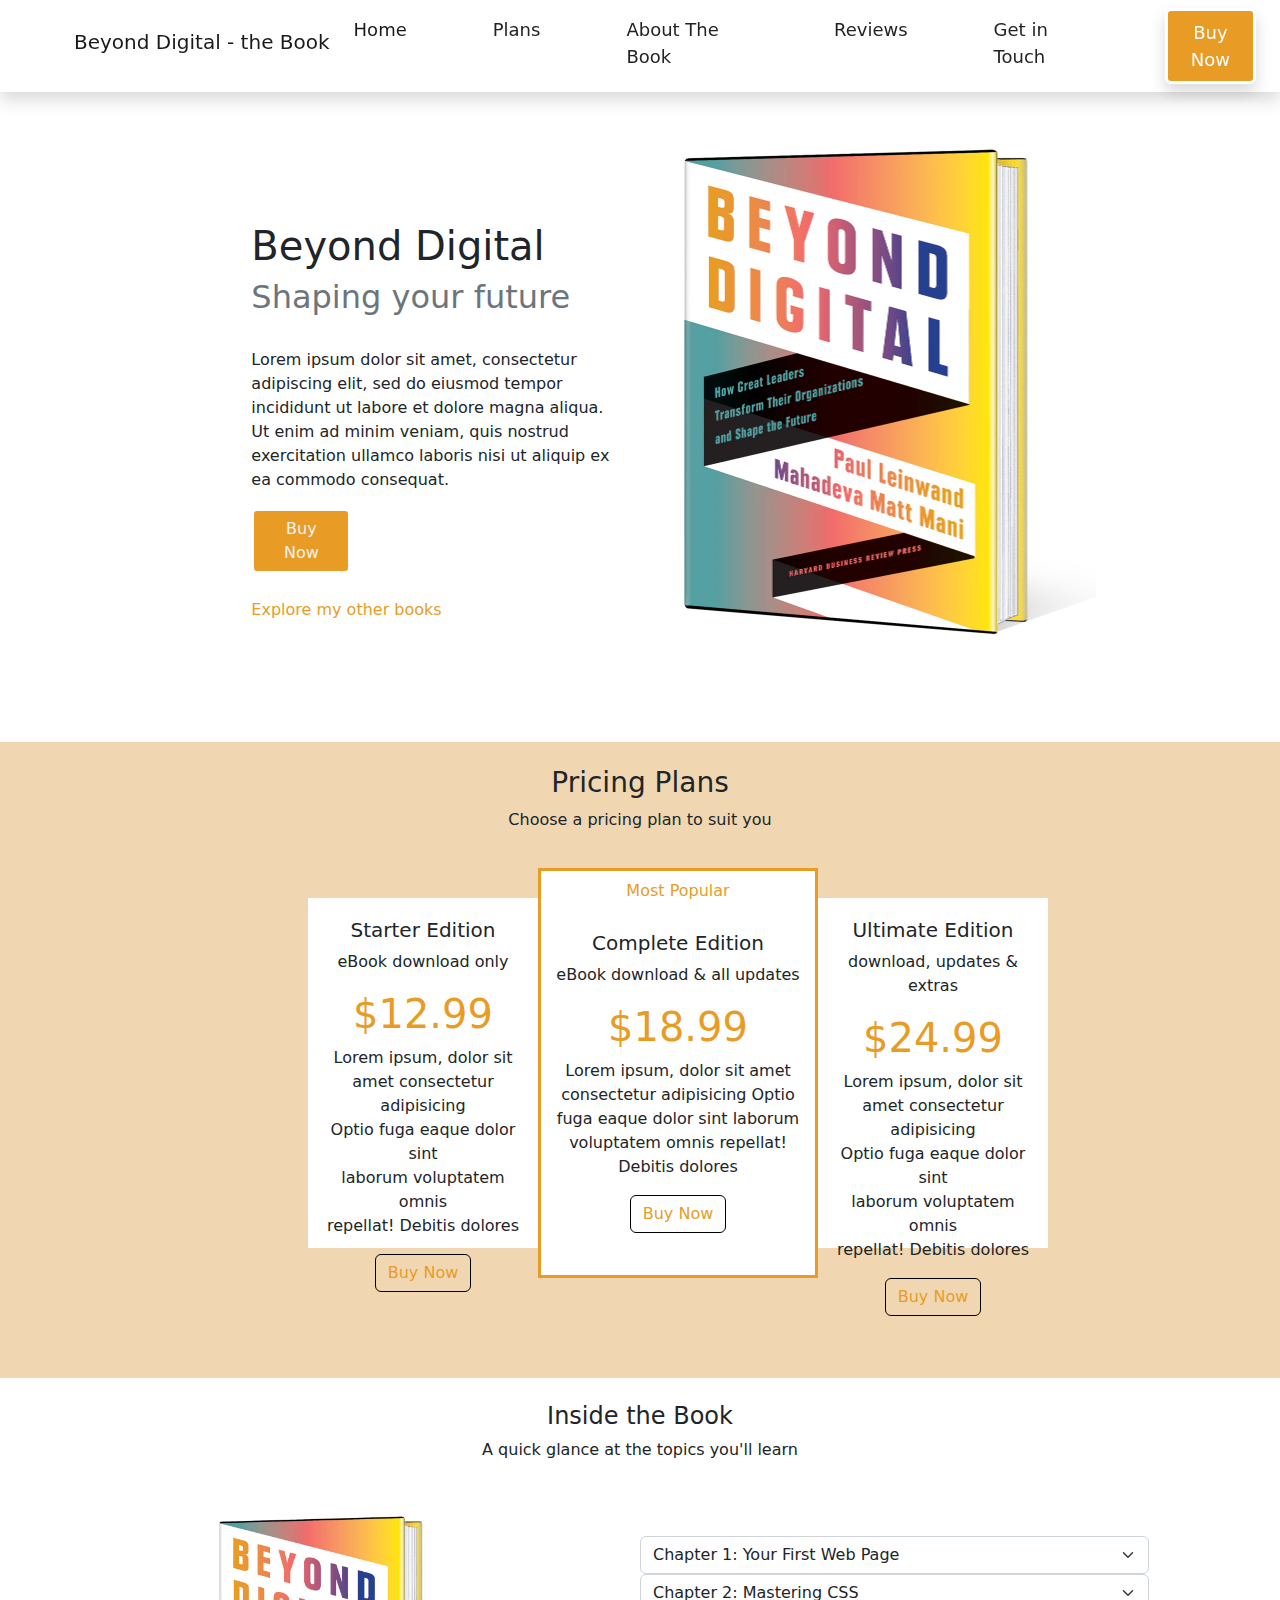
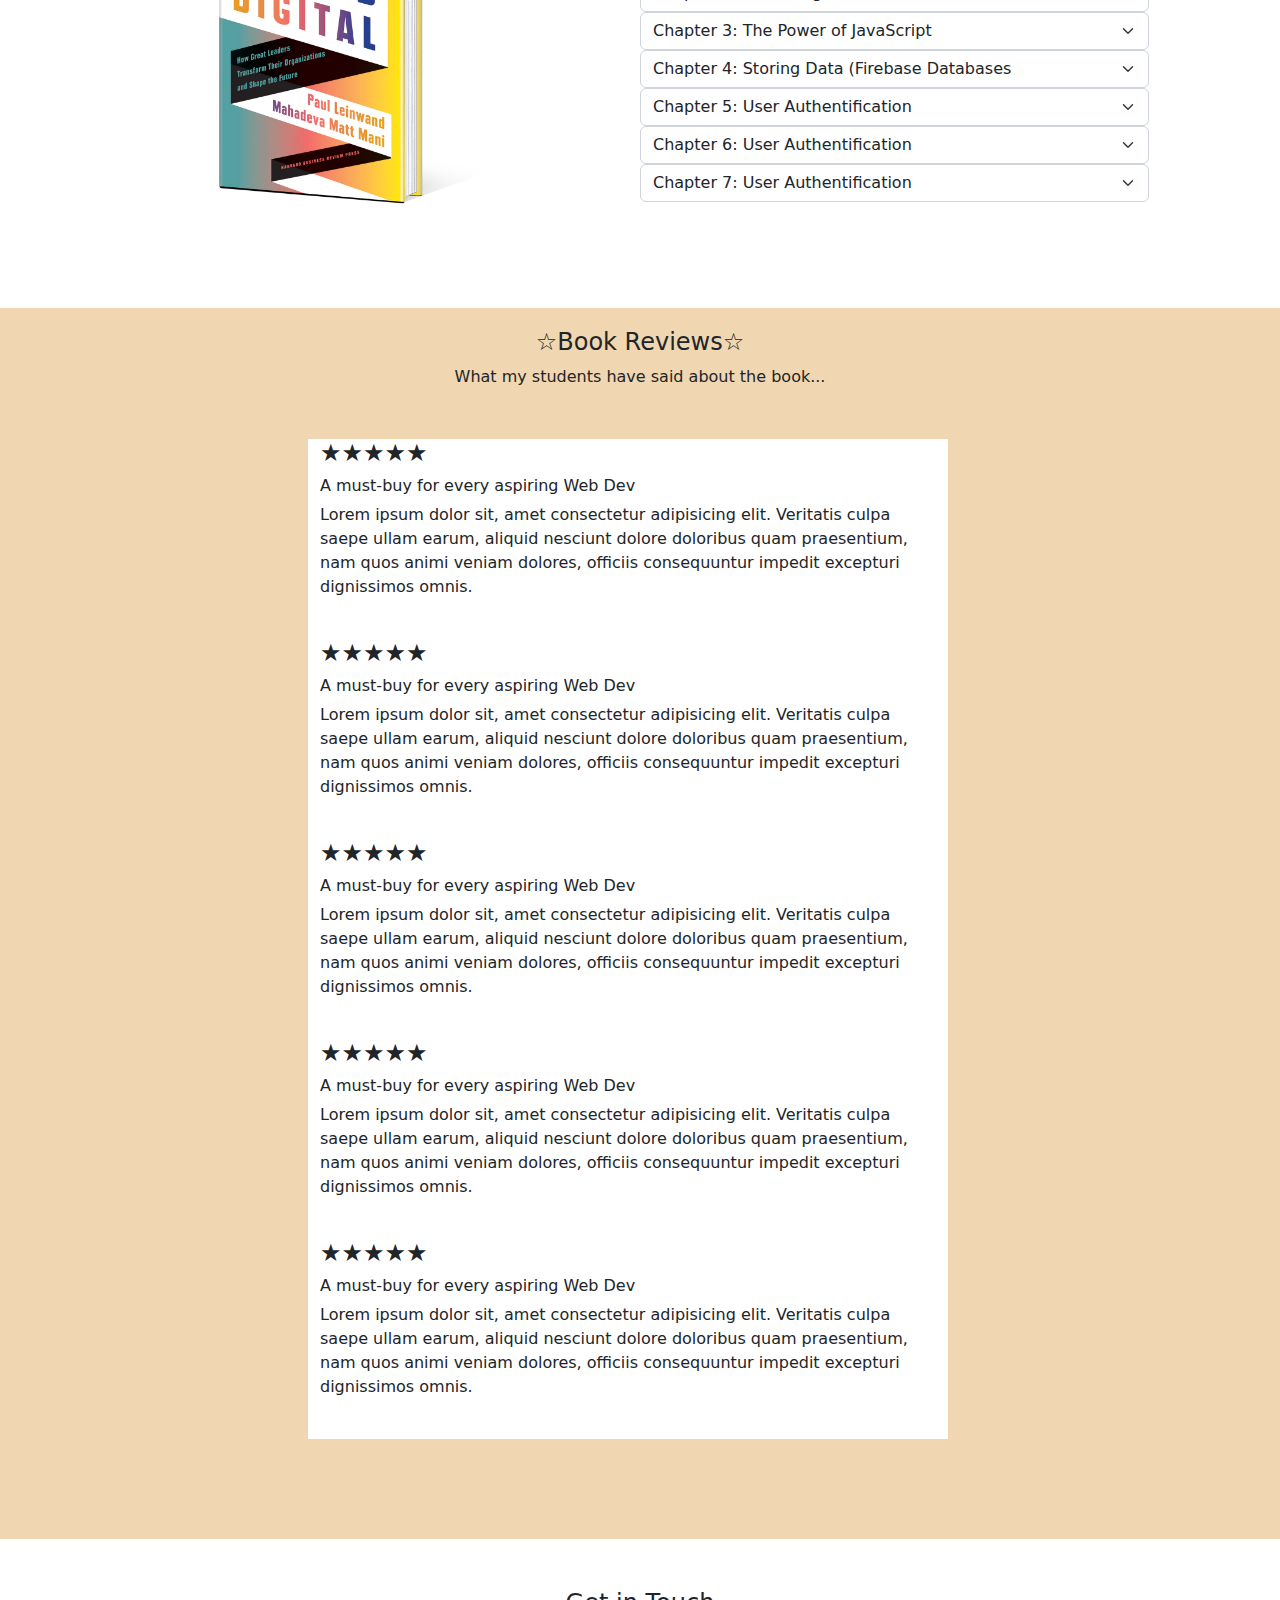
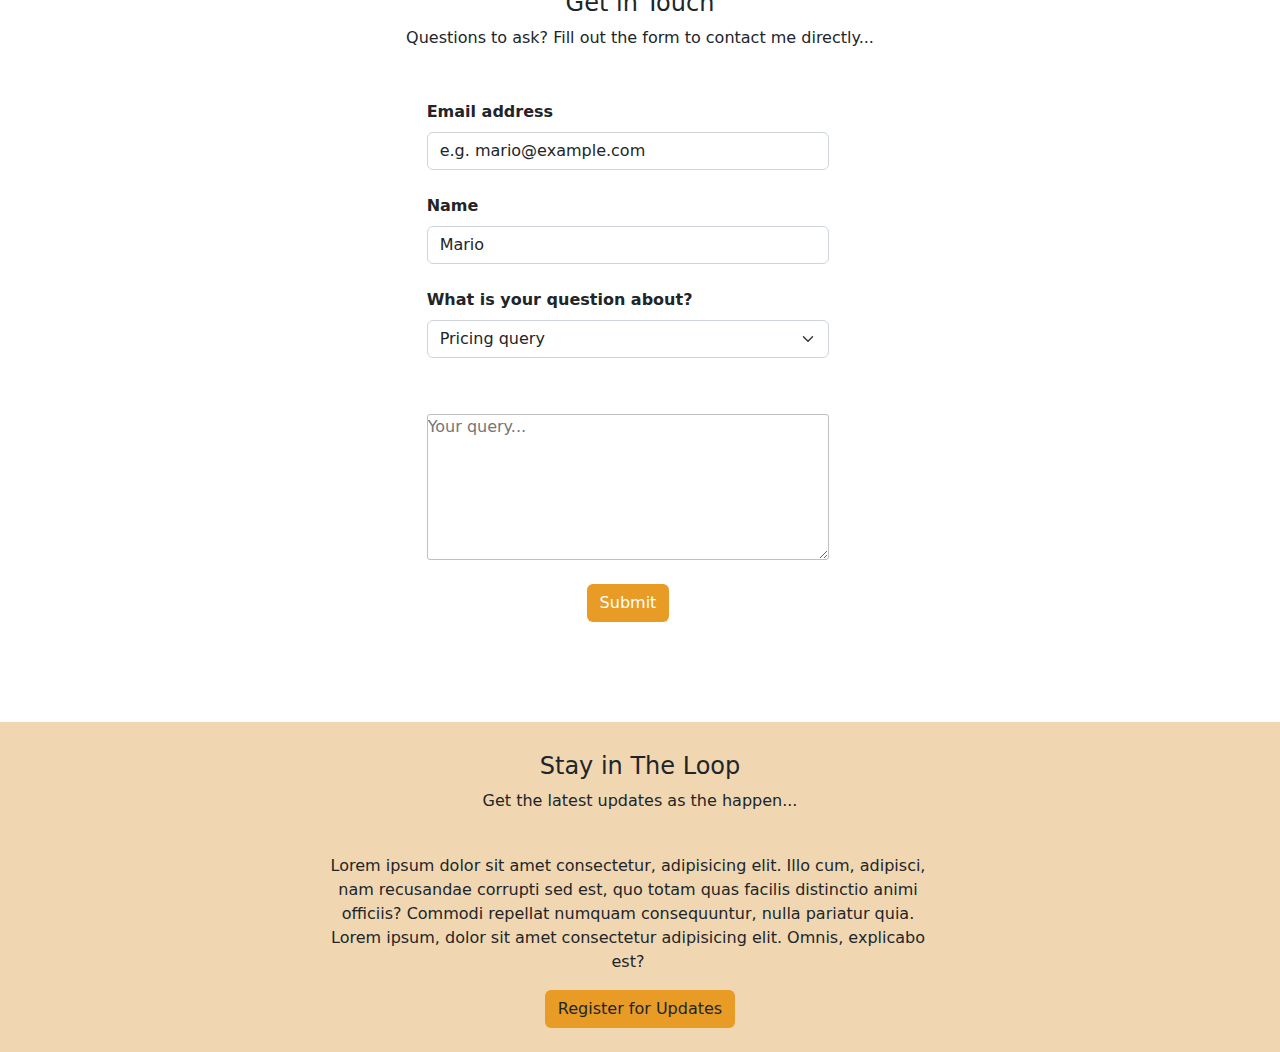
<file: book_landing/index.html>
<html lang="en">
<head>
    <meta charset="UTF-8">
    <meta name="viewport" content="width=device-width, initial-scale=1.0">
    <meta http-equiv="X-UA-Compatible" content="ie=edge">
    <title>Landing Page</title>
    <link rel="icon" type="image/png" sizes="16x16" href="./assets/images/provehub.png">
    <link rel="stylesheet" href="./assets/bootstrap-5.2.2-dist/css/bootstrap.min.css">
    <link rel="stylesheet" href="./style.css">
</head>
<body>
    <!-- NAVBAR STARTS  -->
   <nav class="navbar navbar-expand-lg navbar-light bg-white sticky-top shadow">
    <div class="container-fluid px-4">

    <a class="navbar-brand dark logo h1" href="#">Beyond Digital - the Book</a>
    <button 
          class="navbar-toggler" 
          type="button"
          data-bs-toggle="collapse"
          data-bs-target="#navbarNavDropdown"
          aria-controls="navbarNavDropdown"
          aria-expanded="false"
          aria-label="Toggle navigation"
     >
         <span class="navbar-toggler-icon"></span>
     </button>       
     <div class="collapse navbar-collapse" id="navbarNavDropdown">
        <ul class="navbar-nav ms-auto">
            <li class="nav-item"><a class="nav-link active" href="#">Home</a></li>
            <li class="nav-item"><a class="nav-link" href="#plans">Plans</a></li>
            <li class="nav-item"><a class="nav-link" href="#about">About The Book</a></li>
            <li class="nav-item"><a class="nav-link" href="#reviews">Reviews</a></li>
            <li class="nav-item"><a class="nav-link" href="#touch">Get in Touch</a></li>
            <li class="nav-item rounded shadow btn_buy"><a class="nav-link buy" href="#signin">Buy Now</a></li>
        </ul>
     </div>

    </div>
</nav>
<!-- NAVBAR ENDS -->

<!-- UPPER_PART STARTS -->
<section>
    <div class="">
        <div class="row top">
            <div class="col-lg-2 col-md-2 col-sm-2 odd"></div>

            <div class="col-lg-3 col-md-3 col-sm-12 black_berry">
                <h1>Beyond Digital</h1>
                <h2 class="text-secondary future">Shaping your future</h2><br>
                <p class="justify">Lorem ipsum dolor sit amet, consectetur adipiscing elit, sed do eiusmod tempor incididunt ut labore et dolore magna aliqua. Ut enim ad minim veniam, quis nostrud exercitation ullamco laboris nisi ut aliquip ex ea commodo consequat.
                </p>
                <button type="button" class="btn btn_buy">Buy Now</button><br><br>
                <a style="color:#e89c26;" href="" class="explore">Explore my other books</a>
            </div>
            <div class="col-lg-3 col-md-3 col-sm-12 black_berry2"></div>
        </div>
    </div>
</section>
<!-- UPPER_PART ENDS -->

<!-- PRICING PLANS STARTS -->
<section>
    <div class="pricing_plans"><br>
        <h3 class="h3_pricing" id="plans">Pricing Plans</h3>
        <p class="choose">Choose a pricing plan to suit you</p>
        <div class="null">
            <div class="row">
                <div class="col-lg-3 col-md-3 col-sm-3 unn_div"></div>
    
                <div class="col-lg-2 col-md-2 col-sm-2 card1">
                    <h5 class="starter">Starter Edition</h5>
                    <p>eBook download only</p>
                    <h1 style="color: #e89c26;">$12.99</h1>
                    <p>Lorem ipsum, dolor sit<br> amet consectetur adipisicing<br> 
                        Optio fuga eaque dolor sint<br> laborum voluptatem omnis<br>
                         repellat! Debitis dolores<br></p>
                    <button type="button" class="btn btn_edit">Buy Now</button>
                </div>
    
                <div class="col-lg-3 col-md-3 col-sm-3 card2">
                    <button type="button" class="btn inside">Most Popular</button>
                    <h5 class="starter">Complete Edition</h5>
                    <p>eBook download & all updates</p>
                    <h1 style="color: #e89c26;">$18.99</h1>
                    <p>Lorem ipsum, dolor sit amet <br> consectetur adipisicing Optio<br> 
                        fuga eaque dolor sint laborum <br>voluptatem omnis repellat! <br>Debitis dolores<br></p>
                    <button type="button" class="btn btn_edit">Buy Now</button>
                </div>
    
                <div class="col-lg-2 col-md-2 col-sm-2 card3">
                    <h5 class="starter">Ultimate Edition</h5>
                    <p>download, updates & extras</p>
                    <h1 style="color: #e89c26;">$24.99</h1>
                    <p>Lorem ipsum, dolor sit<br> amet consectetur adipisicing<br> 
                        Optio fuga eaque dolor sint<br> laborum voluptatem omnis<br>
                         repellat! Debitis dolores<br></p>
                    <button type="button" class="btn btn_edit">Buy Now</button>
                </div>
    
                <div class="col-lg-2 col-md-2 col-sm-2  unn_div"></div>
            </div>
        </div>
    </div>
</section>
<!-- PRICING PLANS ENDS -->

<!-- INSIDE THE BOOK STARTS -->
<section>
    <div class="inn_book" id="about"><br>
        <h4>Inside the Book</h4>
        <p>A quick glance at the topics you'll learn</p>
        <div class="row top">
            <div class="col-lg-2 col-md-2 col-sm-2"></div>

            <div class="col-lg-3 col-md-3 col-sm-3 glance">
                <img src="./assets/images/beyond-digital-book-cover.webp" alt="">
            </div>

            <div class="col-lg-1 col-md-1 col-sm-1"></div>

            <div class="col-lg-5 col-md-5 col-sm-5 mt-4 form">
                <form action="" class="needs-validation" novalidate>
                    <div>
                        <select class="form-select" id="validationCustom04" required>
                            <option selected disabled value="">Chapter 1: Your First Web Page</option>
                            <option>Lorem ipsum dolor sit amet consectetur adipisicing elit</option>
                            <option>Lorem ipsum dolor sit amet consectetur adipisicing elit</option>
                        </select>
                        <div class="invalid-feedback">Please select...</div>
                    </div>

                    <div>
                        <select class="form-select" id="validationCustom04" required>
                            <option selected disabled value="">Chapter 2: Mastering CSS</option>
                            <option>Lorem ipsum dolor sit amet consectetur adipisicing elit</option>
                            <option>Lorem ipsum dolor sit amet consectetur adipisicing elit</option>
                        </select>
                        <div class="invalid-feedback">Please select...</div>
                    </div>

                    <div>
                        <select class="form-select" id="validationCustom04" required>
                            <option selected disabled value="">Chapter 3: The Power of JavaScript</option>
                            <option>Lorem ipsum dolor sit amet consectetur adipisicing elit. Quo ut quisquam non,<br>
                                 ab excepturi nam officiis est accusamus sunt labore! Amet neque cupiditate dolorum<br> 
                                 voluptatum error autem est earum debitis?</option>
                            <option>Lorem ipsum dolor sit amet consectetur adipisicing elit. Quo ut quisquam non,<br>
                                ab excepturi nam officiis est accusamus sunt labore! Amet neque cupiditate dolorum<br> 
                                voluptatum error autem est earum debitis?</option>
                        </select>
                        <div class="invalid-feedback">Please select...</div>
                    </div>

                    <div>
                        <select class="form-select" id="validationCustom04" required>
                            <option selected disabled value="">Chapter 4: Storing Data (Firebase Databases</option>
                            <option>Lorem ipsum dolor sit amet consectetur adipisicing elit</option>
                            <option>Lorem ipsum dolor sit amet consectetur adipisicing elit</option>
                        </select>
                        <div class="invalid-feedback">Please select...</div>
                    </div>

                    <div>
                        <select class="form-select" id="validationCustom04" required>
                            <option selected disabled value="">Chapter 5: User Authentification</option>
                            <option>Lorem ipsum dolor sit amet consectetur adipisicing elit</option>
                            <option>Lorem ipsum dolor sit amet consectetur adipisicing elit</option>
                        </select>
                        <div class="invalid-feedback">Please select...</div>
                    </div>

                    <div>
                        <select class="form-select" id="validationCustom04" required>
                            <option selected disabled value="">Chapter 6: User Authentification</option>
                            <option>Lorem ipsum dolor sit amet consectetur adipisicing elit</option>
                            <option>Lorem ipsum dolor sit amet consectetur adipisicing elit</option>
                        </select>
                        <div class="invalid-feedback">Please select...</div>
                    </div>

                    <div>
                        <select class="form-select" id="validationCustom04" required>
                            <option selected disabled value="">Chapter 7: User Authentification</option>
                            <option>Lorem ipsum dolor sit amet consectetur adipisicing elit</option>
                            <option>Lorem ipsum dolor sit amet consectetur adipisicing elit</option>
                        </select>
                        <div class="invalid-feedback">Please select...</div>
                    </div>
                </form>
            </div>
        </div>
    </div>
</section>
<!-- INSIDE THE BOOK ENDS -->

<!-- BOOK REVIEWS STARTS -->
<section class="book_rev">
    <h4 class="reviews" id="reviews">&#9734Book Reviews&#9734</h4>
    <p class="reviews2">What my students have said about the book...</p>
    <div class="row rev_div">
        <div class="col-lg-3 col-md-3 col-sm-3"></div>

        <div class="col-lg-6 col-md-6 col-sm-6 rev">
            <h4>&#9733&#9733&#9733&#9733&#9733</h4>
            <h6>A must-buy for every aspiring Web Dev</h6>
            <p>Lorem ipsum dolor sit, amet consectetur adipisicing elit. Veritatis culpa saepe ullam earum, aliquid nesciunt dolore 
                doloribus quam praesentium, nam quos animi veniam dolores, officiis consequuntur impedit excepturi dignissimos omnis.
            </p><br>

            <h4>&#9733&#9733&#9733&#9733&#9733</h4>
            <h6>A must-buy for every aspiring Web Dev</h6>
            <p>Lorem ipsum dolor sit, amet consectetur adipisicing elit. Veritatis culpa saepe ullam earum, aliquid nesciunt dolore 
                doloribus quam praesentium, nam quos animi veniam dolores, officiis consequuntur impedit excepturi dignissimos omnis.
            </p><br>

            <h4>&#9733&#9733&#9733&#9733&#9733</h4>
            <h6>A must-buy for every aspiring Web Dev</h6>
            <p>Lorem ipsum dolor sit, amet consectetur adipisicing elit. Veritatis culpa saepe ullam earum, aliquid nesciunt dolore 
                doloribus quam praesentium, nam quos animi veniam dolores, officiis consequuntur impedit excepturi dignissimos omnis.
            </p><br>

            <h4>&#9733&#9733&#9733&#9733&#9733</h4>
            <h6>A must-buy for every aspiring Web Dev</h6>
            <p>Lorem ipsum dolor sit, amet consectetur adipisicing elit. Veritatis culpa saepe ullam earum, aliquid nesciunt dolore 
                doloribus quam praesentium, nam quos animi veniam dolores, officiis consequuntur impedit excepturi dignissimos omnis.
            </p><br>

            <h4>&#9733&#9733&#9733&#9733&#9733</h4>
            <h6>A must-buy for every aspiring Web Dev</h6>
            <p>Lorem ipsum dolor sit, amet consectetur adipisicing elit. Veritatis culpa saepe ullam earum, aliquid nesciunt dolore 
                doloribus quam praesentium, nam quos animi veniam dolores, officiis consequuntur impedit excepturi dignissimos omnis.
            </p><br>
        </div>

        <div class="col-lg-3 col-md-3 col-sm-3"></div>
    </div>
</section>
<!-- BOOK REVIEW ENDS -->

<!-- GET IN TOUCH STARTS -->
<section class="get_int">
    <h4 class="in_touch" id="touch">Get in Touch</h4>
    <p class="in_touch2">Questions to ask? Fill out the form to contact me directly...</p>
    <div class="row">
        <div class="col-lg-4 col-md-4 col-sm-4 unn_div"></div>

        <div class="col-lg-4 col-md-4 col-sm-4 form">
            <form action="" >
                <div>
                    <label for="validationCustom02" class="form-label"><b>Email address</b></label>
                    <input type="email" class="form-control" id="validationCustom02" value="e.g. mario@example.com" required>
                    <div class="valid-feedback">
                        Looks good!
                    </div>
                </div><br>

                <div>
                    <label for="validationCustom01" class="form-label"><b>Name</b></label>
                    <input type="text" class="form-control" id="validationCustom01" value="Mario" required>
                    <div class="valid-feedback">
                        Looks good!
                    </div>
                </div><br>

                <div>
                    <label for="validationCustom01" class="form-label"><b>What is your question about?</b></label>
                    <select class="form-select" id="validationCustom04" required>
                        <option selected disabled value="">Pricing query</option>
                        <option>Lorem ipsum dolor sit amet consectetur adipisicing elit</option>
                        <option>Lorem ipsum dolor sit amet consectetur adipisicing elit</option>
                    </select>
                    <div class="invalid-feedback">Please select...</div><br>
                </div><br>

                <div>
                    <label for="validationCustom02" class="form-label"></label>
                    <textarea name="form-control" id="exampleFormControlTextarea1" cols="100%" rows="6" placeholder="Your query..."
                     style="border-radius: 3px; border-color: silver;"></textarea>
                    <div class="valid-feedback">
                        Looks good!
                    </div>
                </div><br>

                <div class="d-flex justify-content-center">
                    <button class="btn form_sub" type="submit">Submit</button>
                </div>
            </form>
        </div>

        <div class="col-lg-4 col-md-4 col-sm-4 unn_div"></div>
    </div>
</section>
<!-- GET IN TOUCH ENDS -->

<!-- STAY IN THE LOOP STARTS -->
<section class="stay_in_sec">
    <h4 class="in_loop">Stay in The Loop</h4>
    <p class="in_loop2">Get the latest updates as the happen...</p>
    <div class="row">
        <div class="col-lg-3 col-md-3 col-sm-3 unn_div"></div>

        <div class="col-lg-6 col-md-6 col-sm-6 in_loop_div">
            <p class="in_loop_par">Lorem ipsum dolor sit amet consectetur, adipisicing elit. Illo cum, adipisci, nam recusandae corrupti sed est, 
            quo totam quas facilis distinctio animi officiis? Commodi repellat numquam consequuntur, nulla pariatur quia.
            Lorem ipsum, dolor sit amet consectetur adipisicing elit. Omnis, explicabo est?
            </p>
        </div>

        <div class="col-lg-3 col-md-3 col-sm-3 unn_div"></div>
    </div>

    <button class="btn register" type="submit">Register for Updates</button><br><br>
</section>
<!-- STAY IN THE LOOP ENDS -->

<script src="./assets/bootstrap-5.2.2-dist/js/bootstrap.min.js"></script>
</body>
</html>
</file>
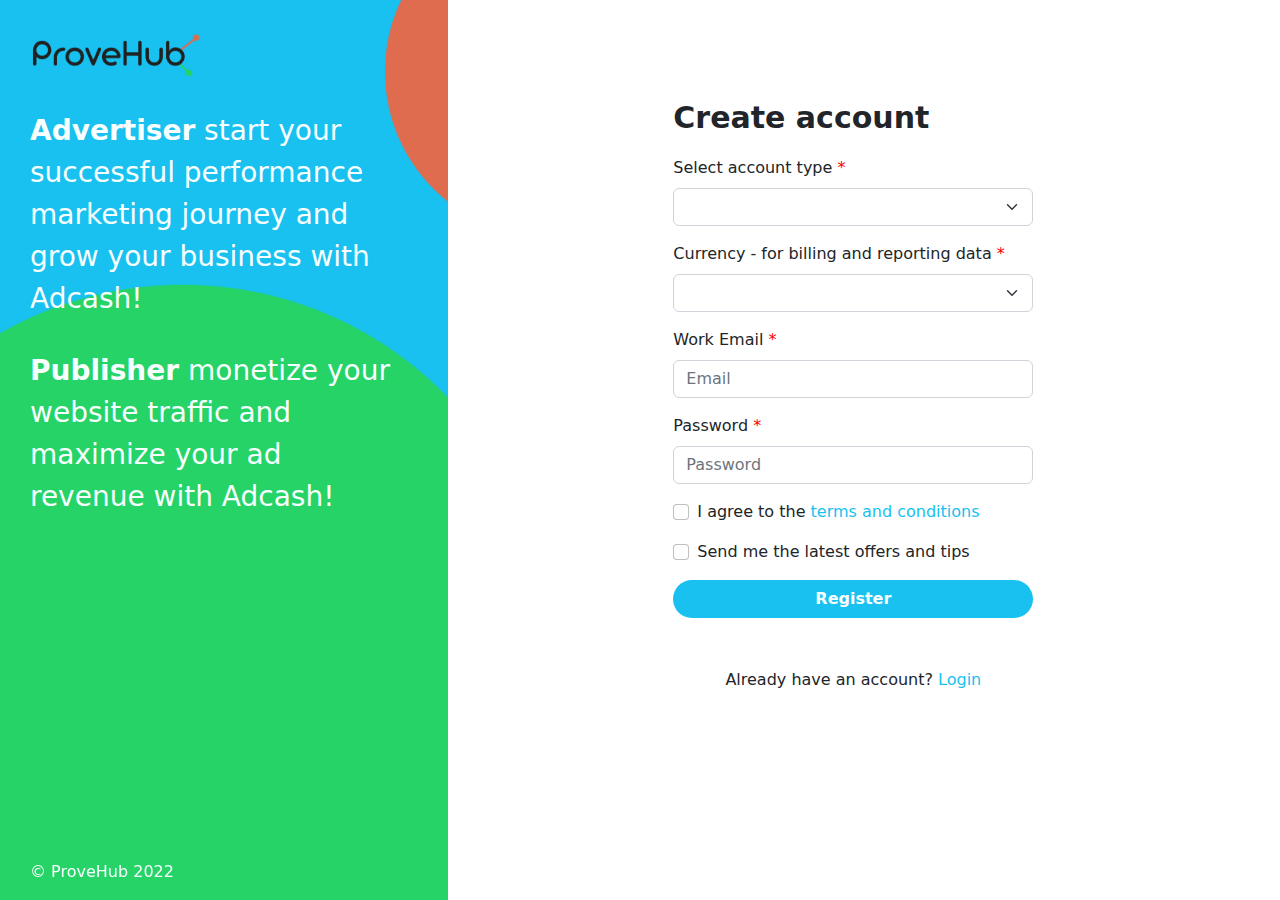
<file: proveHub_authentication_pages/index.html>
<!DOCTYPE html>
<html lang="en">
<head>
    <meta charset="UTF-8">
    <meta http-equiv="X-UA-Compatible" content="IE=edge">
    <meta name="viewport" content="width=device-width, initial-scale=1.0">
    <link rel="icon" type="image/png" sizes="16x16" href="./assets/images/provehub.png">
    <link rel="stylesheet" href="./assets/bootstrap-5.2.2-dist/css/bootstrap.min.css">
    <link rel="stylesheet" href="https://use.fontawesome.com/releases/v5.15.3/css/all.css"integrity="sha384-SZXxX4whJ79/gErwcOYf+zWLeJdY/   qpuqC4cAa9rOGUstPomtqpuNWT9wdPEn2fk"crossorigin="anonymous">
    <link rel="stylesheet" href="./style.css">
    <title>ProveHub</title>
</head>
<body>
    <div class="">
        <div class="row mx-auto">
            <div class="d-12 col-sm-5 col-md-4 logo_div">
                <img src="./assets/images/provehub.png" alt="" class="logo_img">
                <p class="advert"><span class="bolded">Advertiser</span> start your successful performance marketing journey and grow your business with Adcash!</p>
                <p class="advert"><span class="bolded">Publisher</span> monetize your website traffic and maximize your ad revenue with Adcash!</p>
                <p class="copyright"> &#169; ProveHub 2022</p>
            </div>
            <div class="col-sm-none col-md-2 col-lg-2 inner_div"></div>
            <div class="d-12 col-sm-7 col-md-6 col-lg-6 sign_up">
                <h1 class="create">Create account</h1>
                <form>
                    <div class="mb-3">
                        <label for="exampleInputAccount" class="form-label">Select account type <span class="required">*</span></label>
                        <select class="form-select" aria-label="Default select example" aria-describedby="required-description">
                            <option selected></option>
                            <option value="advertiser"><span class="bolded">Advertiser</span> - Promote your products or services</option>
                            <option value="publisher"><span class="bolded">Publisher</span> - Show ads on your website and make money</option>
                      </select>
                    </div>

                    <div class="mb-3">
                        <label for="exampleInputAccount" class="form-label">Currency - for billing and reporting data <span class="required">*</span></label>
                        <select class="form-select" aria-label="Default select example" aria-describedby="required-description">
                            <option selected></option>
                            <option value="advertiser">€ Euro</option>
                            <option value="publisher">$ US Dollar</option>
                      </select>
                    </div>

                    <div class="mb-3"> 
                      <label for="exampleInputEmail1" class="form-label">Work Email <span class="required">*</span></label>
                      <input type="email" class="form-control" id="exampleInputEmail1" aria-describedby="emailHelp" placeholder='Email' required >
                    </div>

                    <div class="mb-3">
                      <label for="exampleInputPassword1" class="form-label">Password <span class="required">*</span></label>
                      <input type="password" class="form-control" id="exampleInputPassword1" placeholder="Password" required >
                    </div>

                    <div class="mb-3 form-check">
                      <input type="checkbox" class="form-check-input" id="exampleCheck1">
                      <label class="form-check-label" for="exampleCheck1"> I agree to the <a href="">terms and conditions</a> </label>
                    </div>

                    <div class="mb-3 form-check">
                      <input type="checkbox" class="form-check-input" id="exampleCheck2">
                      <label class="form-check-label" for="exampleCheck2"> Send me the latest offers and tips </label>
                    </div>

                    <!-- <div class="mb-3 form-check captchaBackground">
                        <canvas id="captcha">captcha text</canvas>
                    </div> -->

                    <div class="mb-3">
                        <button type="submit" class="btn sub_btn">Register</button>
                    </div>
                </form>
                <p class="account">Already have an account?  <a href="./login.html">Login</a></p>

                <div style="display: flex; justify-content: center;">
                    <p class="copyright2"> &#169; ProveHub 2022</p>
                </div>
                
            </div>
        </div>
    </div>
    <script src="./assets/bootstrap-5.2.2-dist/js/bootstrap.min.js"></script>
</body>
</html>
</file>
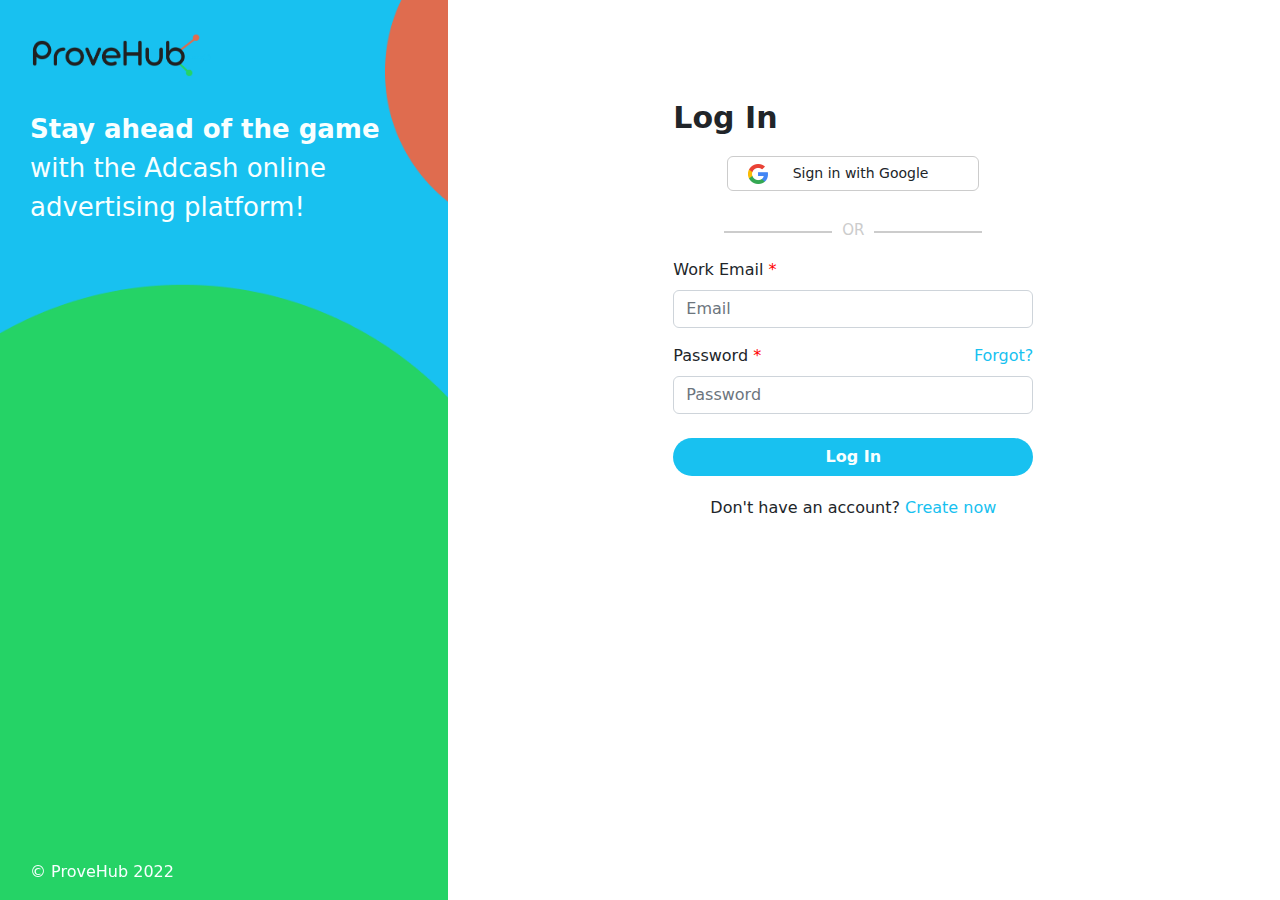
<file: proveHub_authentication_pages/login.html>
<!DOCTYPE html>
<html lang="en">
<head>
    <meta charset="UTF-8">
    <meta http-equiv="X-UA-Compatible" content="IE=edge">
    <meta name="viewport" content="width=device-width, initial-scale=1.0">
    <link rel="icon" type="image/png" sizes="16x16" href="./assets/images/provehub.png">
    <link rel="stylesheet" href="./assets/bootstrap-5.2.2-dist/css/bootstrap.min.css">
    <link rel="stylesheet" href="https://use.fontawesome.com/releases/v5.15.3/css/all.css"integrity="sha384-SZXxX4whJ79/gErwcOYf+zWLeJdY/   qpuqC4cAa9rOGUstPomtqpuNWT9wdPEn2fk"crossorigin="anonymous">
    <link rel="stylesheet" href="./style.css">
    <title>ProveHub</title>
</head>
<body>
    <div class="">
        <div class="row mx-auto">
            <div class="d-12 col-sm-5 col-md-4 logo_div">
                <img src="./assets/images/provehub.png" alt="" class="logo_img">
                <p class="stay"><span class="bolded">Stay ahead of the game</span><br /> with the Adcash online advertising platform!</p>
                <p class="copyright"> &#169; ProveHub 2022</p>
            </div>
            <div class="col-sm-none col-md-2 col-lg-2 inner_div"></div>
            <div class="d-12 col-sm-7 col-md-6 col-lg-6 sign_up">
                <h1 class="create">Log In</h1>
                <form>
                    <div class="mb-3" style="display: flex; justify-content: center;">
                        <button type="submit" class="btn btn-outline gog_btn">
                            <img src="./assets/images/Google-removebg-preview.png" alt="" class="gog_img">
                            Sign in with Google</button>
                    </div>

                    <div class="line_div">
                        <div class="line"></div>
                        <p class="p_line">OR</p>
                        <div class="line"></div>
                    </div>

                    <div class="mb-3"> 
                      <label for="exampleInputEmail1" class="form-label">Work Email <span class="required">*</span></label>
                      <input type="email" class="form-control" id="exampleInputEmail1" aria-describedby="emailHelp" placeholder='Email'  />
                    </div>

                    <div class="mb-4">
                        <div class="forgot">
                            <label for="exampleInputPassword1" class="form-label" >Password <span class="required">*</span></label>
                            <a href="./reset-password.html">Forgot?</a>
                        </div>

                      <input type="password" class="form-control" id="exampleInputPassword1" placeholder="Password">
                    </div>

                    <div class="mb-3">
                        <button type="submit" class="btn sub_btn">Log In</button>
                    </div>
                </form>
                <p class="c_now">Don't have an account?  <a href="./index.html">Create now</a></p>
                <p class="copyright2"> &#169; ProveHub 2022</p>
            </div>
        </div>
    </div>
    <script src="./assets/bootstrap-5.2.2-dist/js/bootstrap.min.js"></script>
</body>
</html>
</file>
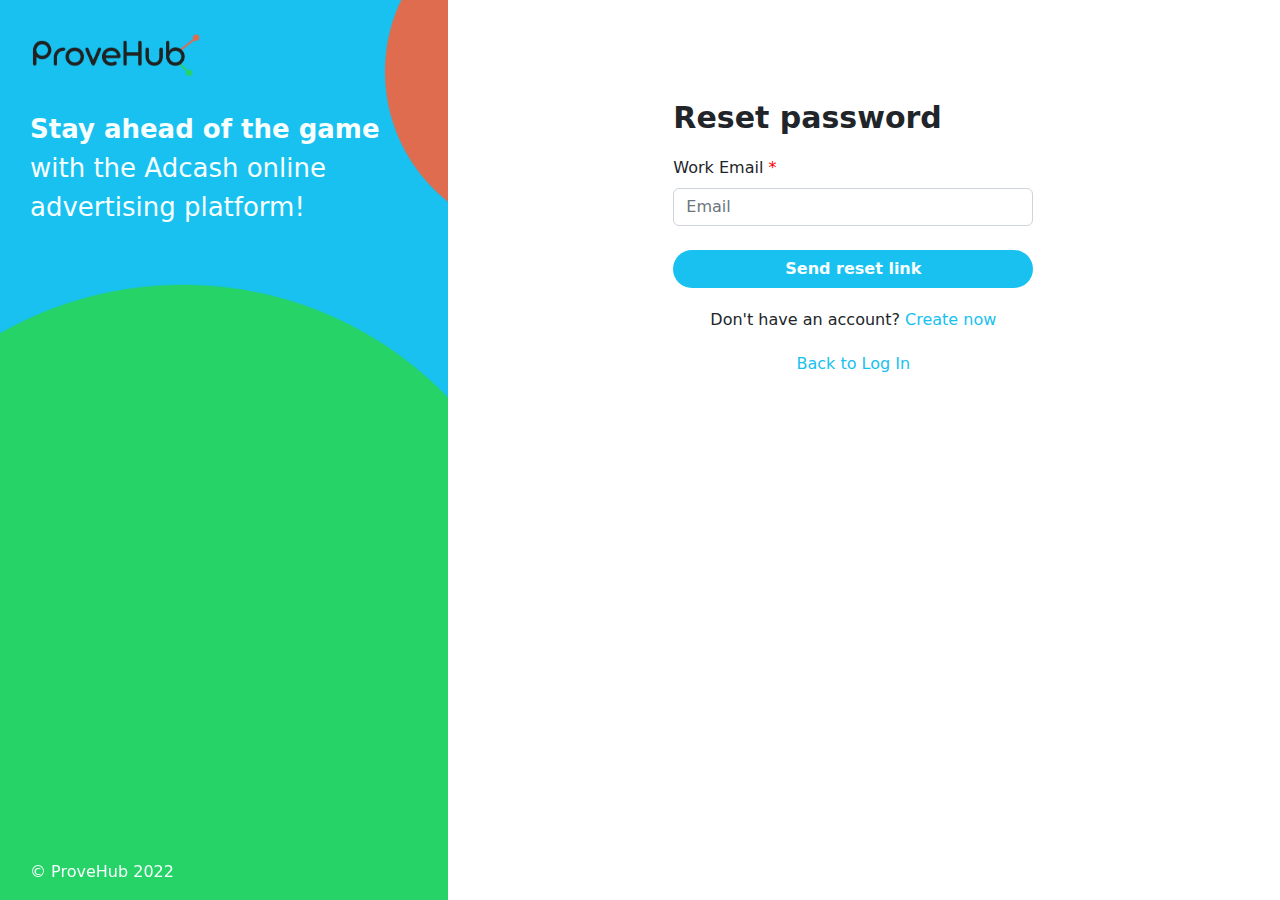
<file: proveHub_authentication_pages/reset-password.html>
<!DOCTYPE html>
<html lang="en">
<head>
    <meta charset="UTF-8">
    <meta http-equiv="X-UA-Compatible" content="IE=edge">
    <meta name="viewport" content="width=device-width, initial-scale=1.0">
    <link rel="icon" type="image/png" sizes="16x16" href="./assets/images/provehub.png">
    <link rel="stylesheet" href="./assets/bootstrap-5.2.2-dist/css/bootstrap.min.css">
    <link rel="stylesheet" href="https://use.fontawesome.com/releases/v5.15.3/css/all.css"integrity="sha384-SZXxX4whJ79/gErwcOYf+zWLeJdY/   qpuqC4cAa9rOGUstPomtqpuNWT9wdPEn2fk"crossorigin="anonymous">
    <link rel="stylesheet" href="./style.css">
    <title>ProveHub</title>
</head>
<body>
    <div class="">
        <div class="row mx-auto">
            <div class="d-12 col-sm-5 col-md-4 logo_div">
                <img src="./assets/images/provehub.png" alt="" class="logo_img">
                <p class="stay"><span class="bolded">Stay ahead of the game</span><br /> with the Adcash online advertising platform!</p>
                <p class="copyright"> &#169; ProveHub 2022</p>
            </div>
            <div class="col-sm-none col-md-2 col-lg-2 inner_div"></div>
            <div class="d-12 col-sm-7 col-md-6 col-lg-6 sign_up">
                <h1 class="create">Reset password</h1>
                <form>
                    <div class="mb-4"> 
                      <label for="exampleInputEmail1" class="form-label">Work Email <span class="required">*</span></label>
                      <input type="email" class="form-control" id="exampleInputEmail1" aria-describedby="emailHelp" placeholder='Email'  />
                    </div>

                    <div class="mb-3">
                        <button type="submit" class="btn sub_btn">Send reset link</button>
                    </div>
                </form>
                <p class="c_now">Don't have an account?  <a href="./index.html">Create now</a></p>
                <p class="c_now"><a href="./login.html">Back to Log In</a></p>
                <p class="copyright2"> &#169; ProveHub 2022</p>
                
            </div>
        </div>
    </div>
    <script src="./assets/bootstrap-5.2.2-dist/js/bootstrap.min.js"></script>
</body>
</html>
</file>
<file: book_landing/style.css>
* {
    padding: 0;
    margin: 0;
    box-sizing: border-box;
    max-width: 100%;
}

a {
    text-decoration: none;
}

.logo {
    margin-left: 50px;
}

.nav-link {
    font-size: 18px;
    font-weight: 400;
    margin-right: 70px;
    color: #222323;
}

.nav-link.active:active {
    color: #ffffff !important;
}

.nav-link:active {
    background-color: #e89c26;
    color: #ffffff;
}

.btn_buy {
    background-color: #e89c26;
    border: 3px solid #ffffff;
    width: 100px;
    margin-right: 0px;
    text-align: center;
}

.nav-link.buy {
    color: #ffffff;
    margin-right: 0 !important;
}

.top {
    margin-top: 50px;
    margin-bottom: 100px;
}

.black_berry, .black_berry2 {
    margin-top: 10px;
    width: 33%;
    height: 400px;
    margin-right: 50px;
    padding-left: 50px;
    padding-top: 70px;
}

.black_berry2 {
    background-image: url(./assets/images/beyond-digital-book-cover.webp);
    background-color: #ffffff;
    background-size: cover;
    background-repeat: no-repeat;
    margin-top: 0;
    height: 500px;
}

.btn_buy {
    background-color: #e89c26;
    color: #f3f1f1;
}

.btn_buy:hover {
    background-color: #f3f1f1;
    border: 1px solid #e89c26;
    color: #e89c26;
}

.pricing_plans {
    background-color: #f0d7b1;
    padding-bottom: 100px;
}

.h3_pricing {
    text-align: center;
}

.choose {
    text-align: center;
}

.card1 {
    width: 230px;
    height: 350px;
    background-color: white;
    text-align: center;
    margin-top: 50px;
}

.btn_edit {
    border-color: black;
    color:#e89c26;
}

.starter {
    margin-top: 20px;
}

.inside {
    width: 250px;
    height: 40px;
    color: #e89c26;
}

.card2 {
    width: 280px;
    height: 410px;
    background-color: white;
    text-align: center;
    margin-top: 20px;
    border-style: solid;
    border-color: #e89c26;
}

.card3 {
    width: 230px;
    height: 350px;
    background-color: white;
    text-align: center;
    margin-top: 50px;
}


.inn_book {
    text-align: center;
    margin-bottom: 100px;
}

.book_rev {
    background-color:#f0d7b1;
}

.reviews {
    text-align: center;
    padding-top: 20px;
}

.reviews2 {
    text-align: center;
}


.rev_div {
    margin-top: 50px;
    padding-bottom: 100px;
}

.rev {
    background-color: white;
}

.get_int {
    margin-bottom: 100px;
}

.in_touch {
    text-align: center;
    margin-top: 50px;
} 
.in_touch2 {
    text-align: center;
    margin-bottom: 50px;
}

.form_sub {
    background-color: #e89c26;
    color: white;
}

.stay_in_sec {
    background-color: #f0d7b1;
    text-align: center;
}

.in_loop {
    padding-top: 30px;
}

.in_loop2 {
    padding-bottom: 25px;
}

.register {
    background-color: #e89c26;  
}

@media (max-width: 767.98px) {
    .logo {
        margin-left: 0;
    }

    .black_berry, .black_berry2, .card1, .card2, .card3 {
        width: 100%;
    }

    .black_berry2 {
        margin-top: 70px;
        margin-left: 20px;
    }

    .top {
        margin-top: 0;
    }

    .null {
        display: flex;
        justify-content: center;
    }

    .glance {
        display: none;
    }

    form {
        width: 100%;
        margin-left: 10px;
    }

    .rev {
        margin-left: 12px;
    }

    .in_loop_par {
        padding: 0 10px;
    }

}

@media (min-width: 768px) and (max-width: 900px) {
    .black_berry {
        width: 40%;
        padding-left: 50px;
        margin-right: 30px;
        margin-top: 0;
    }

    .odd {
        display: none;
    }

    .black_berry2 {
        width: 50%;
        padding-left: 0;
        margin-right: 0px;
    }

    h1 {
        font-size: 22px;
    }

    .future {
        font-size: 20px;
    }

    .justify {
        font-size: 15px;
    }

    .unn_div {
        display: none;
    }

    .null {
        display: flex;
        justify-content: center;
    }

    .glance {
        display: none;
    }

    .form, .rev {
        width: 100%;
        padding: 0 50px;
    }

    .rev {
        margin-left: 11px;
    }

    .in_loop_div {
        width: 100%;
        padding: 0 50px;
    }
    
}
</file>
<file: proveHub_authentication_pages/style.css>
* {
    max-width: 100%;
    padding: 0;
    margin: 0;
    box-sizing: border-box;
}

a {
    text-decoration: none;
    color: #18c1f0;
    cursor: pointer;
}

.row {
    width: 100%;
    overflow-y: scroll;
}

.logo_div {
    width: 35%;
    height: 100vh;
    background-image: url(./assets/images/back_img.png);
    background-size: cover;
    background-repeat: no-repeat;
    padding-left: 30px;
    padding-right: 50px;
    overflow-y: auto;
}

.logo_img {
    width: 50%;
    margin-top: 30px;
}

.advert {
    color: #f8ffff;
    font-size: 28px;
    font-weight: lighter;
    margin-top: 30px;
}

.bolded {
    font-weight: bold;
}

.copyright {
    color:#f8ffff;
    font-weight: lighter;
    position: fixed;
    bottom: 0px;
}

.sign_up {
    width: 30%;
    margin-top: 100px;
}

.create {
    font-size: 30px;
    font-weight: bolder;
    margin-bottom: 20px;
}

.required {
    color: red;
}

.sub_btn {
    width: 100%;
    background-color: #18c1f0;
    color: #f8ffff;
    border-radius: 50px;
    font-weight: bold;
    cursor: pointer;
}

.sub_btn:hover {
    border: 1px solid #18c1f0;
}

.c_now {
    text-align: center;
    margin-top: 20px;
}

.account {
    text-align: center;
    margin-top: 50px;
    margin-bottom: 50px;
}

.stay {
    color: #f8ffff;
    font-size: 26px;
    font-weight: lighter;
    margin-top: 30px;
}

.gog_btn {
    width: 70%;
    border: 1px solid #cccccc;
    font-weight: 500;
    font-size: 14px;
}

.gog_btn:hover {
    border: 1px solid #cccccc;
}

.gog_img {
    width: 20px;
    margin-right: 20px;
    margin-left: -30px;
    text-align: left;
}

.line_div {
    display: flex;
    justify-content: center;
    align-items: center;
}

.line {
    border-width: 2px;
    border-style: solid none none none;
    border-color: #cccccc;
    width: 30%;
    margin: 0px 10px;
}

.p_line {
    color: #cccccc ;
    font-weight: 500;
    font-size: 15px;
    margin-top: 12px;
}

.forgot {
    display: flex;
   justify-content: space-between;
}

.b_login {
    text-align: center;
}

#error-message {
    display: none;
}

.logo_sm_div {
    display: none;
}

.copyright2 {
    display: none;
}


@media (max-width: 1200px) { 
    .logo_div {
        width: 40%;
        height: 100vh;
    }

    .inner_div {
        display: none;
    }

    .sign_up {
        width: 60%;
        padding: 0 50px;
        margin-top: 40px;
    }

    .account {
        margin-top: 20px;
    }

    .advert {
        font-size: 23px;
    }

}

@media (max-width: 760px) { 
    .logo_div, .inner_div, .advert {
        display: none;
    }

    .sign_up {
        width: 100%;
    }

    .logo_div {
        display: block;
        width: 100%;
        background-image: url(./assets/images/back_img.png);
        background-size: cover;
        overflow-y: hidden;
    }

    .logo_img {
        margin-top: 15px;
        width: 40%;
    }

    .copyright {
        display: none;
    }

    .copyright2 {
        display: block;
        text-align: center !important;
        color: #cccccc;
        position: fixed;
        bottom: 0px;
    }

}

@media (max-width: 450px) { 
    .logo_div {
        height: 65px !important;
    }

    .gog_btn {
        width: 100%;
    }

    .gog_img {
        margin-left: -10px;
    }
}
</file>
